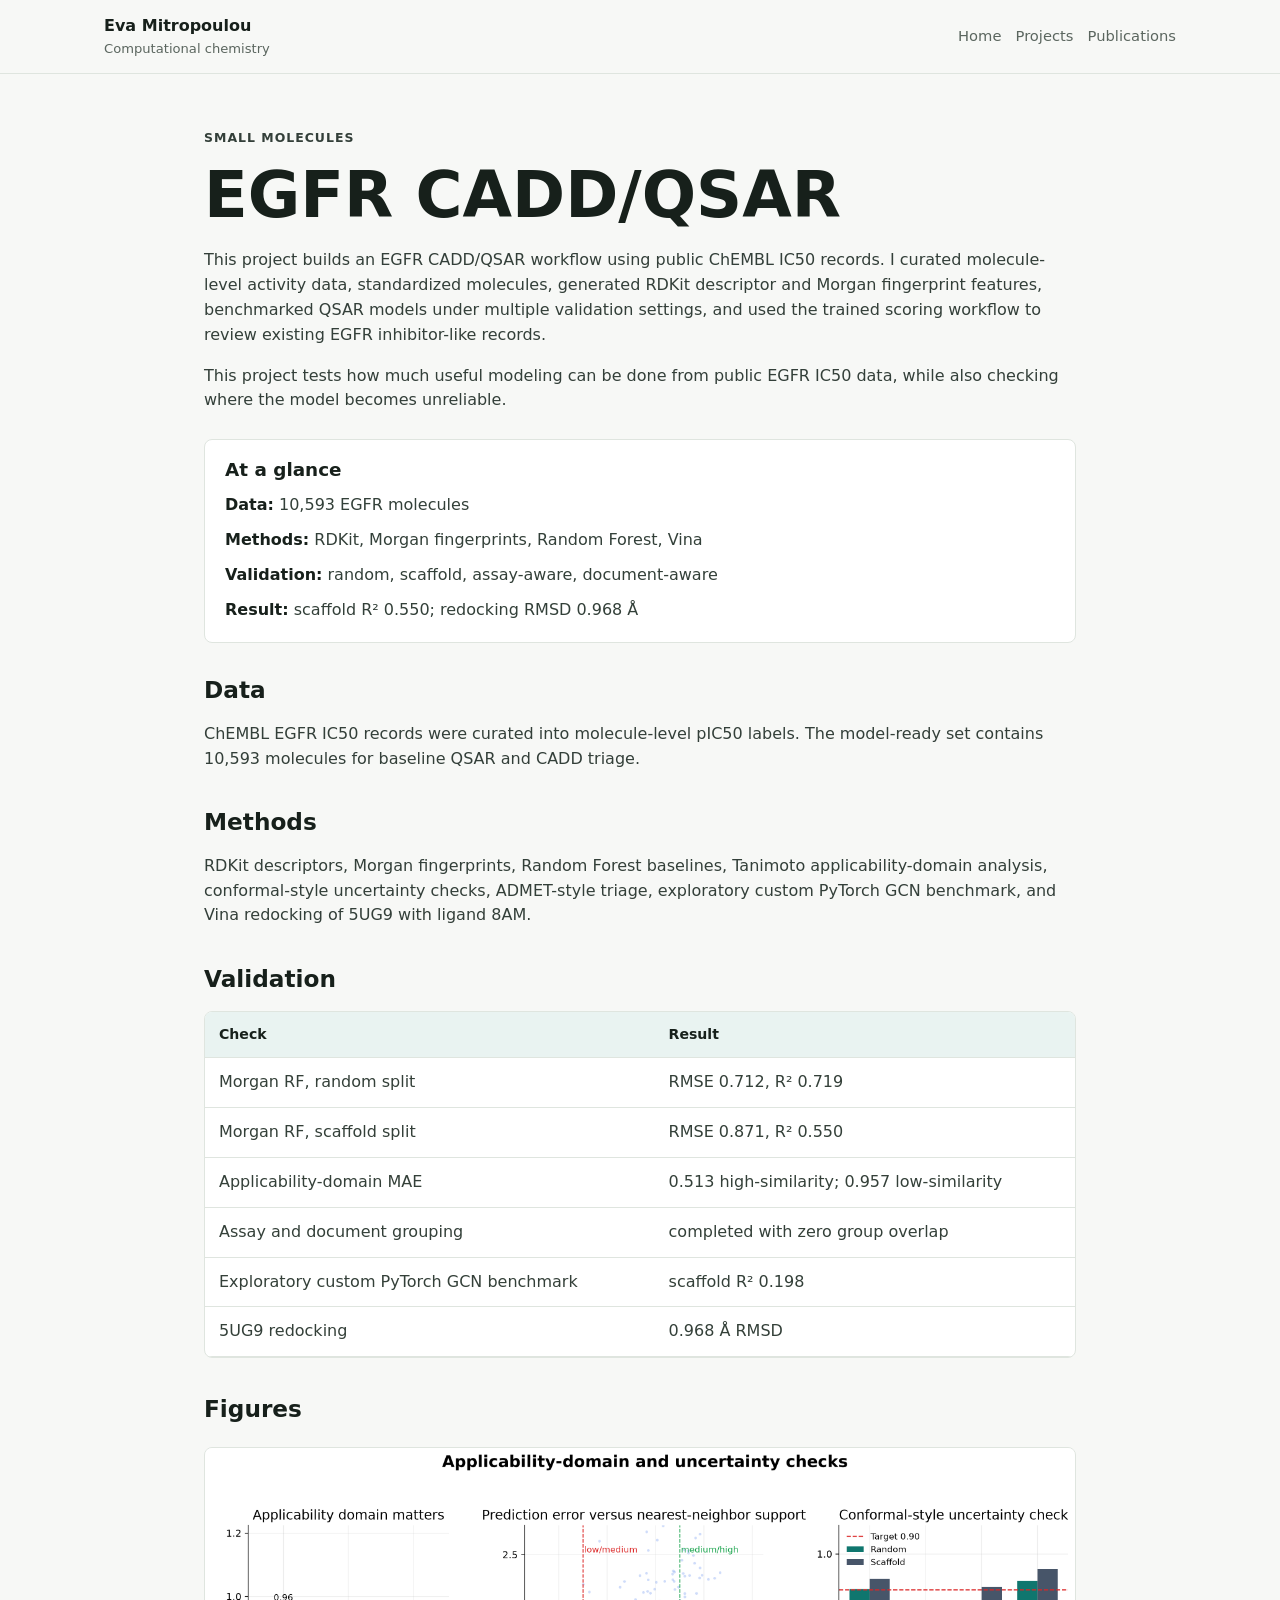
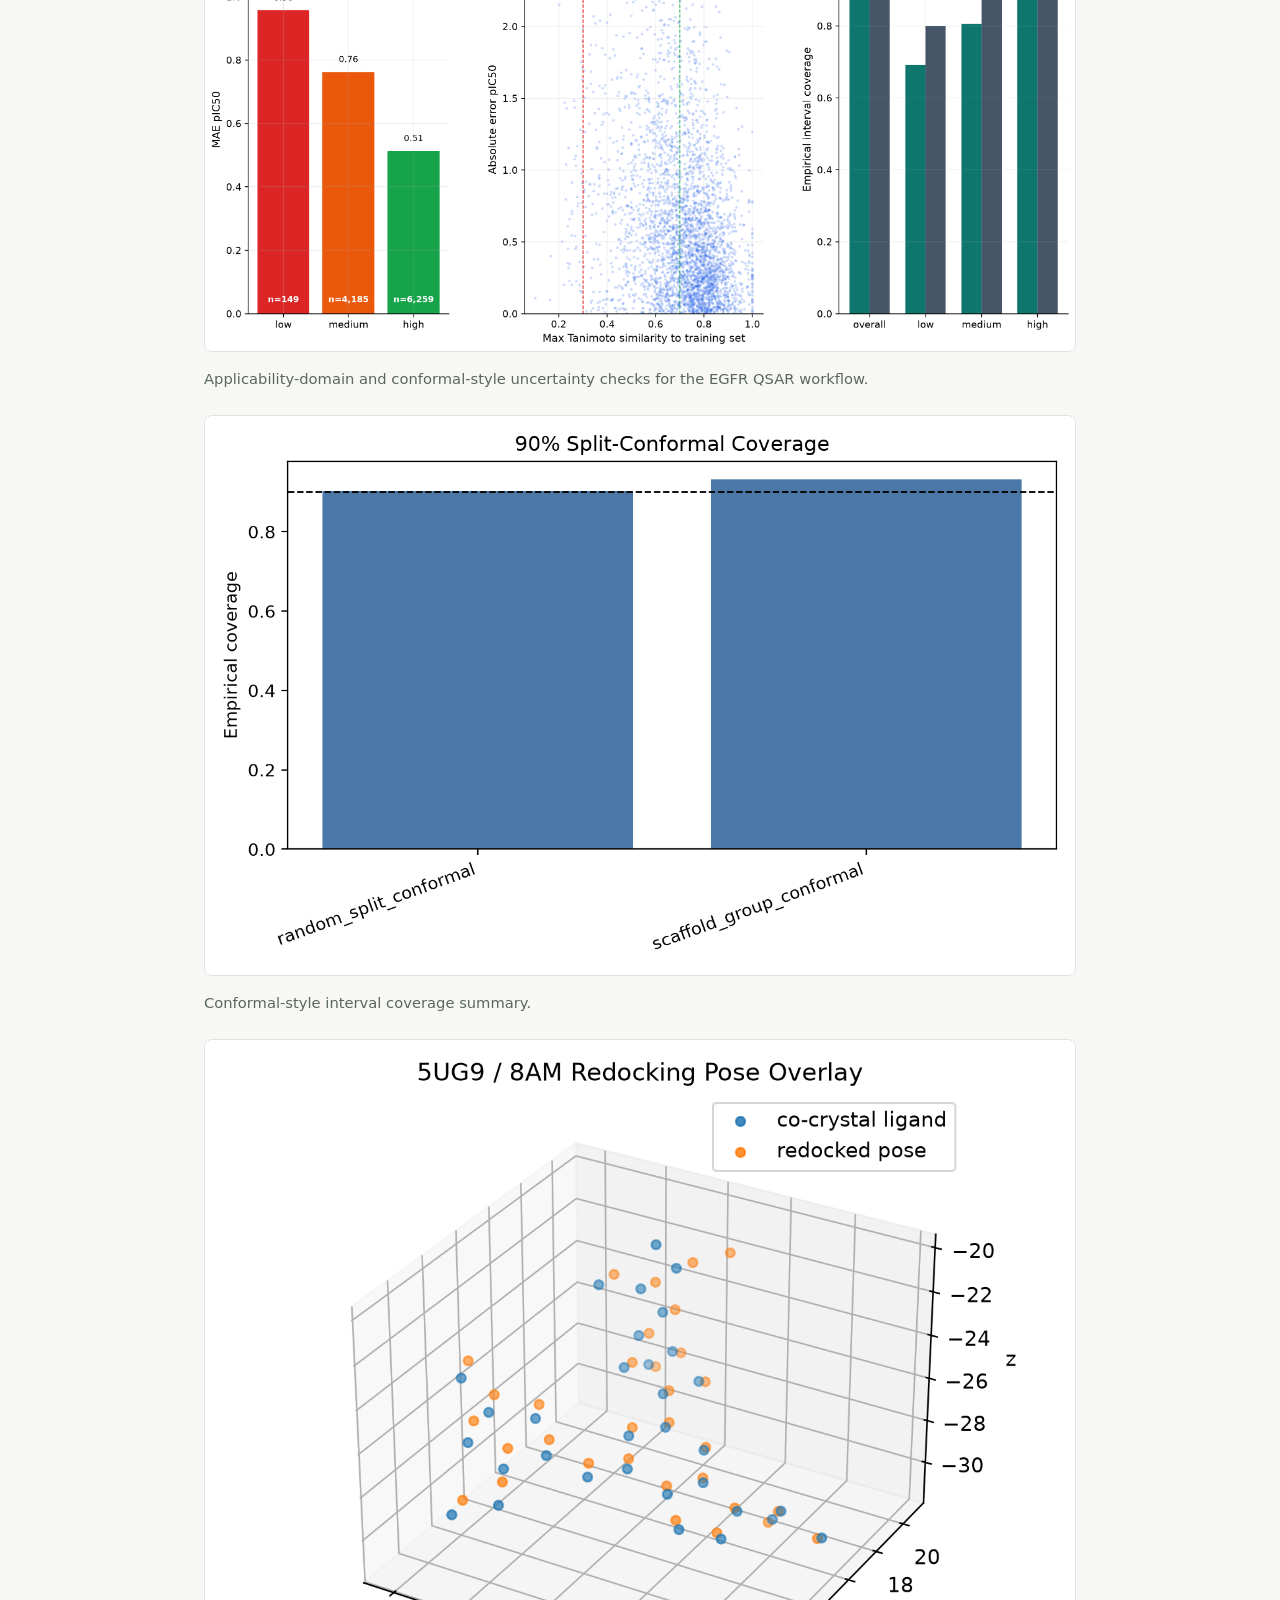
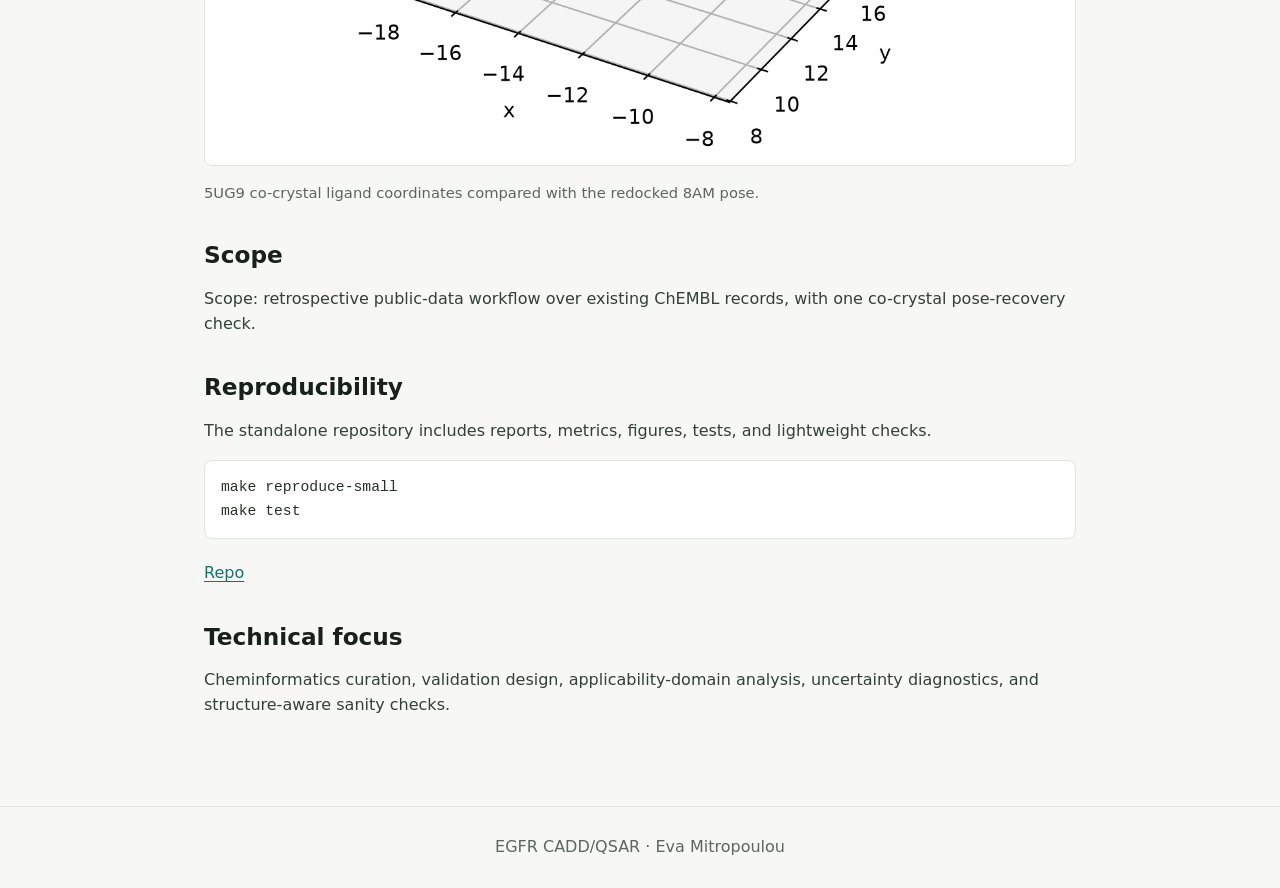
<file: projects/egfr-qsar-cadd.html>
<!doctype html>
<html lang="en">
  <head>
    <meta charset="utf-8">
    <meta name="viewport" content="width=device-width, initial-scale=1">
    <title>EGFR CADD/QSAR | Eva Mitropoulou</title>
    <link rel="icon" href="../assets/figures/favicon.svg" type="image/svg+xml">
    <link rel="alternate icon" href="../favicon.ico">
    <link rel="stylesheet" href="../assets/css/styles.css">
  </head>
  <body>
    <header class="site-header">
      <nav class="nav" aria-label="Primary navigation">
        <a class="brand" href="../index.html"><strong>Eva Mitropoulou</strong><span>Computational chemistry</span></a>
        <div class="nav-links">
          <a href="../index.html#home">Home</a>
          <a href="../index.html#main-work">Projects</a>
          <a href="../index.html#publications">Publications</a>
        </div>
      </nav>
    </header>
    <main class="project-detail">
      <p class="eyebrow">Small molecules</p>
      <h1>EGFR CADD/QSAR</h1>
      <p class="lead">This project builds an EGFR CADD/QSAR workflow using public ChEMBL IC50 records. I curated molecule-level activity data, standardized molecules, generated RDKit descriptor and Morgan fingerprint features, benchmarked QSAR models under multiple validation settings, and used the trained scoring workflow to review existing EGFR inhibitor-like records.</p>
      <p>This project tests how much useful modeling can be done from public EGFR IC50 data, while also checking where the model becomes unreliable.</p>

      <section class="at-a-glance" aria-labelledby="egfr-glance">
        <h2 id="egfr-glance">At a glance</h2>
        <div class="glance-item"><strong>Data:</strong> 10,593 EGFR molecules</div>
        <div class="glance-item"><strong>Methods:</strong> RDKit, Morgan fingerprints, Random Forest, Vina</div>
        <div class="glance-item"><strong>Validation:</strong> random, scaffold, assay-aware, document-aware</div>
        <div class="glance-item"><strong>Result:</strong> scaffold R² 0.550; redocking RMSD 0.968 Å</div>
      </section>

      <h2>Data</h2>
      <p>ChEMBL EGFR IC50 records were curated into molecule-level pIC50 labels. The model-ready set contains 10,593 molecules for baseline QSAR and CADD triage.</p>

      <h2>Methods</h2>
      <p>RDKit descriptors, Morgan fingerprints, Random Forest baselines, Tanimoto applicability-domain analysis, conformal-style uncertainty checks, ADMET-style triage, exploratory custom PyTorch GCN benchmark, and Vina redocking of 5UG9 with ligand 8AM.</p>

      <h2>Validation</h2>
      <div class="table-wrap">
        <table>
          <thead><tr><th>Check</th><th>Result</th></tr></thead>
          <tbody>
            <tr><td>Morgan RF, random split</td><td>RMSE 0.712, R² 0.719</td></tr>
            <tr><td>Morgan RF, scaffold split</td><td>RMSE 0.871, R² 0.550</td></tr>
            <tr><td>Applicability-domain MAE</td><td>0.513 high-similarity; 0.957 low-similarity</td></tr>
            <tr><td>Assay and document grouping</td><td>completed with zero group overlap</td></tr>
            <tr><td>Exploratory custom PyTorch GCN benchmark</td><td>scaffold R² 0.198</td></tr>
            <tr><td>5UG9 redocking</td><td>0.968 Å RMSD</td></tr>
          </tbody>
        </table>
      </div>

      <h2>Figures</h2>
      <figure>
        <img src="../assets/figures/egfr_applicability_uncertainty.png" alt="EGFR applicability-domain and uncertainty checks">
        <figcaption>Applicability-domain and conformal-style uncertainty checks for the EGFR QSAR workflow.</figcaption>
      </figure>
      <figure>
        <img src="../assets/figures/egfr_conformal_coverage.png" alt="EGFR conformal coverage">
        <figcaption>Conformal-style interval coverage summary.</figcaption>
      </figure>
      <figure>
        <img src="../assets/figures/egfr_redocking_overlay.png" alt="EGFR 5UG9 8AM redocking overlay">
        <figcaption>5UG9 co-crystal ligand coordinates compared with the redocked 8AM pose.</figcaption>
      </figure>

      <h2>Scope</h2>
      <p>Scope: retrospective public-data workflow over existing ChEMBL records, with one co-crystal pose-recovery check.</p>

      <h2>Reproducibility</h2>
      <p>The standalone repository includes reports, metrics, figures, tests, and lightweight checks.</p>
      <pre><code>make reproduce-small
make test</code></pre>
      <div class="link-row">
        <a href="https://github.com/eva-mitropoulou/egfr-cadd-qsar-admet">Repo</a>
      </div>

      <h2>Technical focus</h2>
      <p>Cheminformatics curation, validation design, applicability-domain analysis, uncertainty diagnostics, and structure-aware sanity checks.</p>
    </main>
    <footer class="footer">EGFR CADD/QSAR · Eva Mitropoulou</footer>
  </body>
</html>
</file>
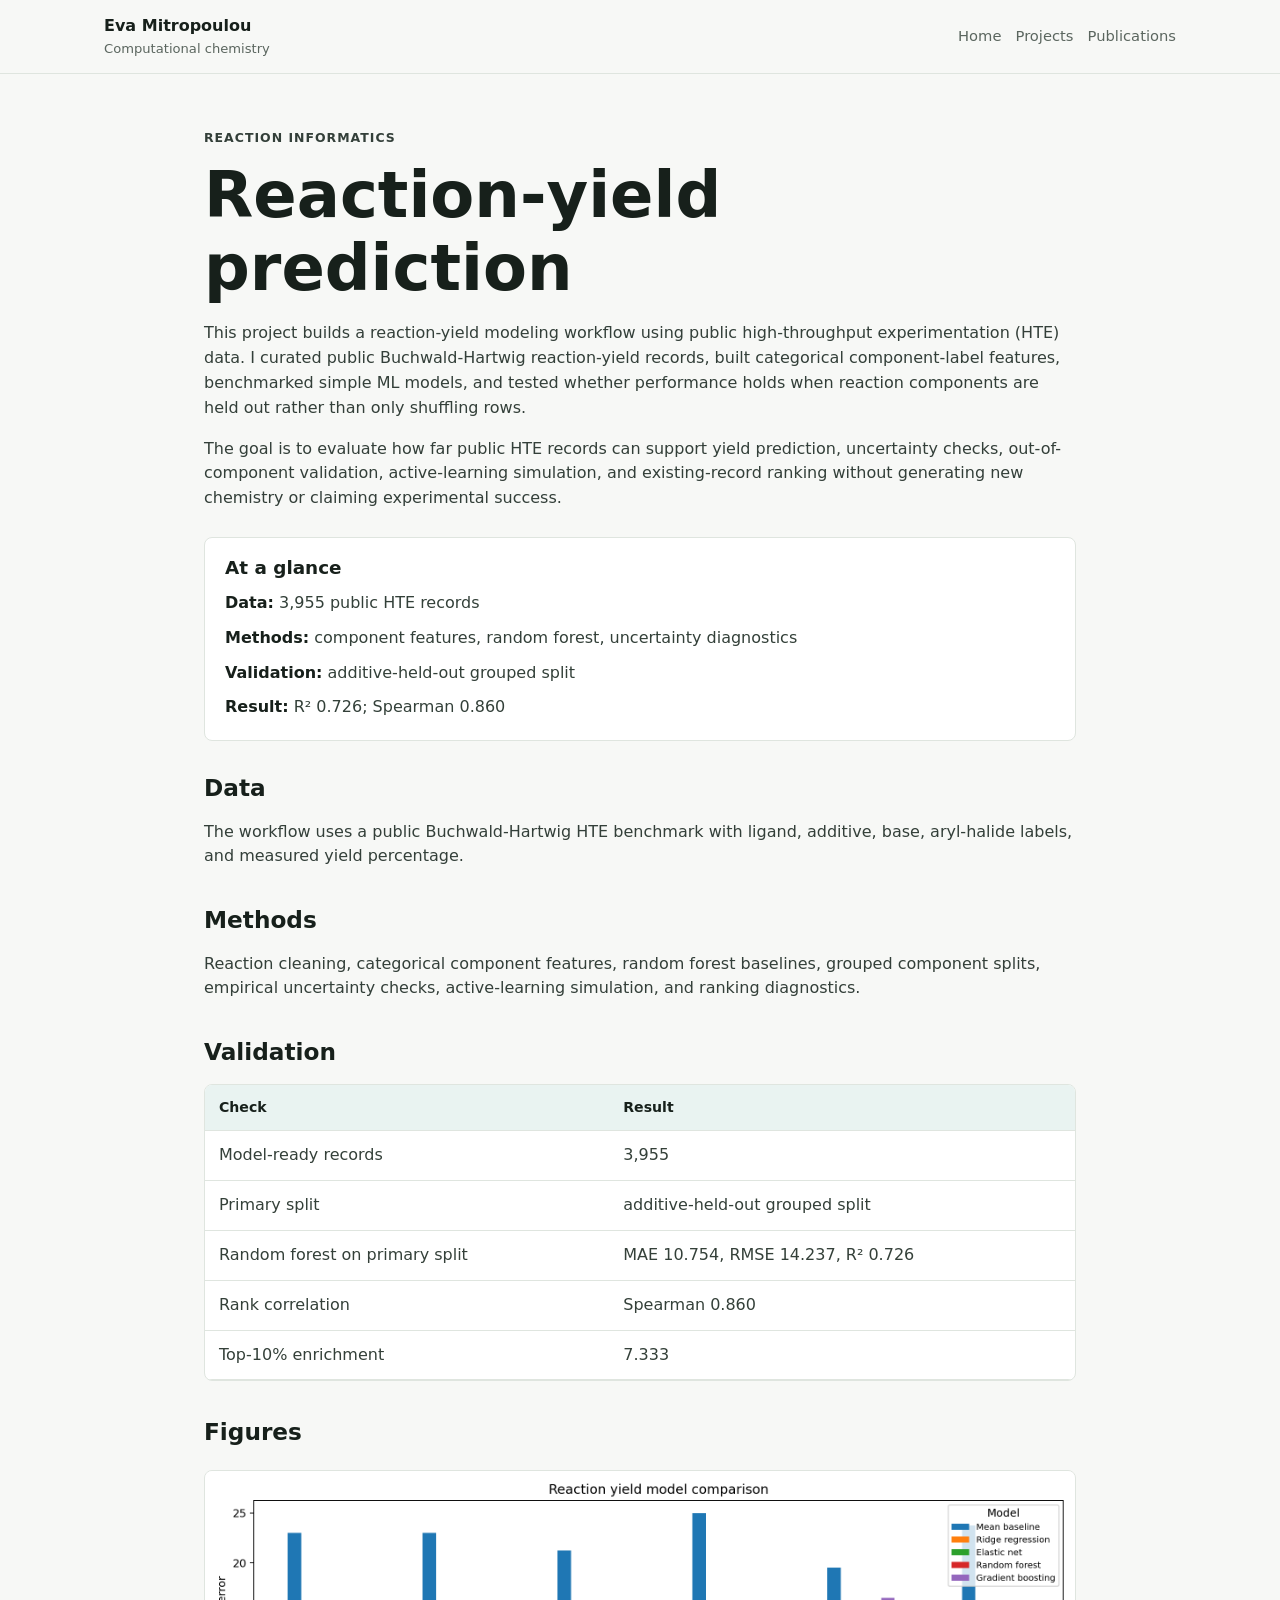
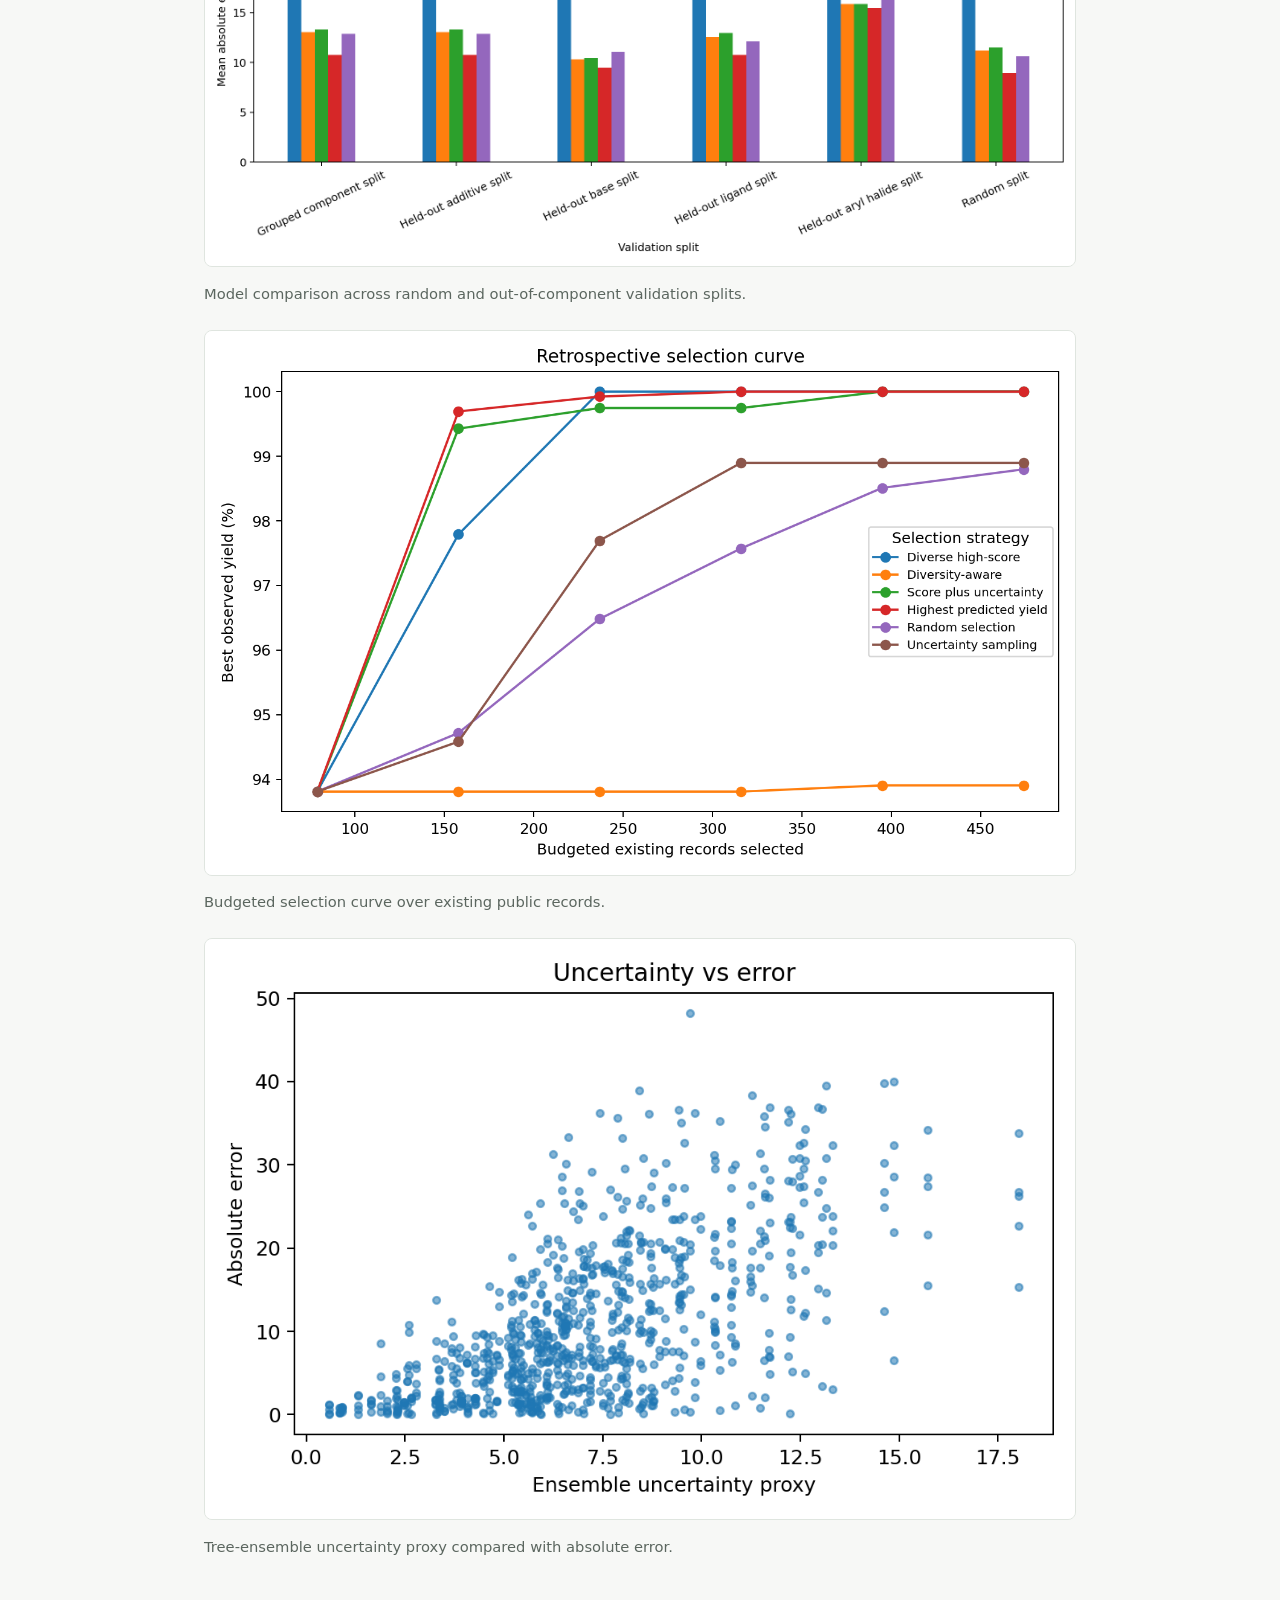
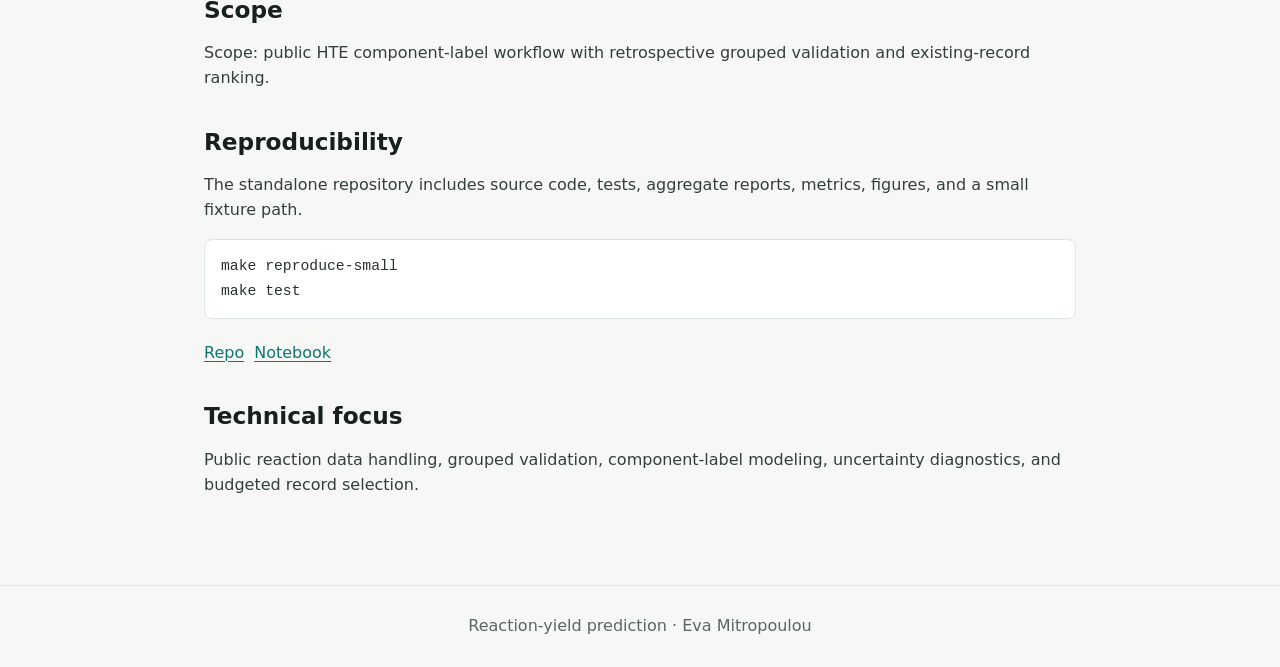
<file: projects/reaction-yield-ml.html>
<!doctype html>
<html lang="en">
  <head>
    <meta charset="utf-8">
    <meta name="viewport" content="width=device-width, initial-scale=1">
    <title>Reaction Yield Prediction | Eva Mitropoulou</title>
    <link rel="icon" href="../assets/figures/favicon.svg" type="image/svg+xml">
    <link rel="alternate icon" href="../favicon.ico">
    <link rel="stylesheet" href="../assets/css/styles.css">
  </head>
  <body>
    <header class="site-header">
      <nav class="nav" aria-label="Primary navigation">
        <a class="brand" href="../index.html"><strong>Eva Mitropoulou</strong><span>Computational chemistry</span></a>
        <div class="nav-links">
          <a href="../index.html#home">Home</a>
          <a href="../index.html#main-work">Projects</a>
          <a href="../index.html#publications">Publications</a>
        </div>
      </nav>
    </header>
    <main class="project-detail">
      <p class="eyebrow">Reaction informatics</p>
      <h1>Reaction-yield prediction</h1>
      <p class="lead">This project builds a reaction-yield modeling workflow using public high-throughput experimentation (HTE) data. I curated public Buchwald-Hartwig reaction-yield records, built categorical component-label features, benchmarked simple ML models, and tested whether performance holds when reaction components are held out rather than only shuffling rows.</p>
      <p>The goal is to evaluate how far public HTE records can support yield prediction, uncertainty checks, out-of-component validation, active-learning simulation, and existing-record ranking without generating new chemistry or claiming experimental success.</p>

      <section class="at-a-glance" aria-labelledby="reaction-glance">
        <h2 id="reaction-glance">At a glance</h2>
        <div class="glance-item"><strong>Data:</strong> 3,955 public HTE records</div>
        <div class="glance-item"><strong>Methods:</strong> component features, random forest, uncertainty diagnostics</div>
        <div class="glance-item"><strong>Validation:</strong> additive-held-out grouped split</div>
        <div class="glance-item"><strong>Result:</strong> R² 0.726; Spearman 0.860</div>
      </section>

      <h2>Data</h2>
      <p>The workflow uses a public Buchwald-Hartwig HTE benchmark with ligand, additive, base, aryl-halide labels, and measured yield percentage.</p>

      <h2>Methods</h2>
      <p>Reaction cleaning, categorical component features, random forest baselines, grouped component splits, empirical uncertainty checks, active-learning simulation, and ranking diagnostics.</p>

      <h2>Validation</h2>
      <div class="table-wrap">
        <table>
          <thead><tr><th>Check</th><th>Result</th></tr></thead>
          <tbody>
            <tr><td>Model-ready records</td><td>3,955</td></tr>
            <tr><td>Primary split</td><td>additive-held-out grouped split</td></tr>
            <tr><td>Random forest on primary split</td><td>MAE 10.754, RMSE 14.237, R² 0.726</td></tr>
            <tr><td>Rank correlation</td><td>Spearman 0.860</td></tr>
            <tr><td>Top-10% enrichment</td><td>7.333</td></tr>
          </tbody>
        </table>
      </div>

      <h2>Figures</h2>
      <figure>
        <img src="../assets/figures/reaction_yield_model_comparison.png" alt="Reaction-yield model comparison by split">
        <figcaption>Model comparison across random and out-of-component validation splits.</figcaption>
      </figure>
      <figure>
        <img src="../assets/figures/reaction_yield_active_learning_budget_curve.png" alt="Retrospective active-learning budget curve">
        <figcaption>Budgeted selection curve over existing public records.</figcaption>
      </figure>
      <figure>
        <img src="../assets/figures/reaction_yield_uncertainty_vs_error.png" alt="Uncertainty proxy versus absolute error">
        <figcaption>Tree-ensemble uncertainty proxy compared with absolute error.</figcaption>
      </figure>

      <h2>Scope</h2>
      <p>Scope: public HTE component-label workflow with retrospective grouped validation and existing-record ranking.</p>

      <h2>Reproducibility</h2>
      <p>The standalone repository includes source code, tests, aggregate reports, metrics, figures, and a small fixture path.</p>
      <pre><code>make reproduce-small
make test</code></pre>
      <div class="link-row">
        <a href="https://github.com/eva-mitropoulou/reaction-yield-prediction">Repo</a>
        <a href="https://github.com/eva-mitropoulou/portfolio/blob/master/projects/reaction-yield-ml/notebooks/04_reaction_yield_ml_walkthrough.ipynb">Notebook</a>
      </div>

      <h2>Technical focus</h2>
      <p>Public reaction data handling, grouped validation, component-label modeling, uncertainty diagnostics, and budgeted record selection.</p>
    </main>
    <footer class="footer">Reaction-yield prediction · Eva Mitropoulou</footer>
  </body>
</html>
</file>
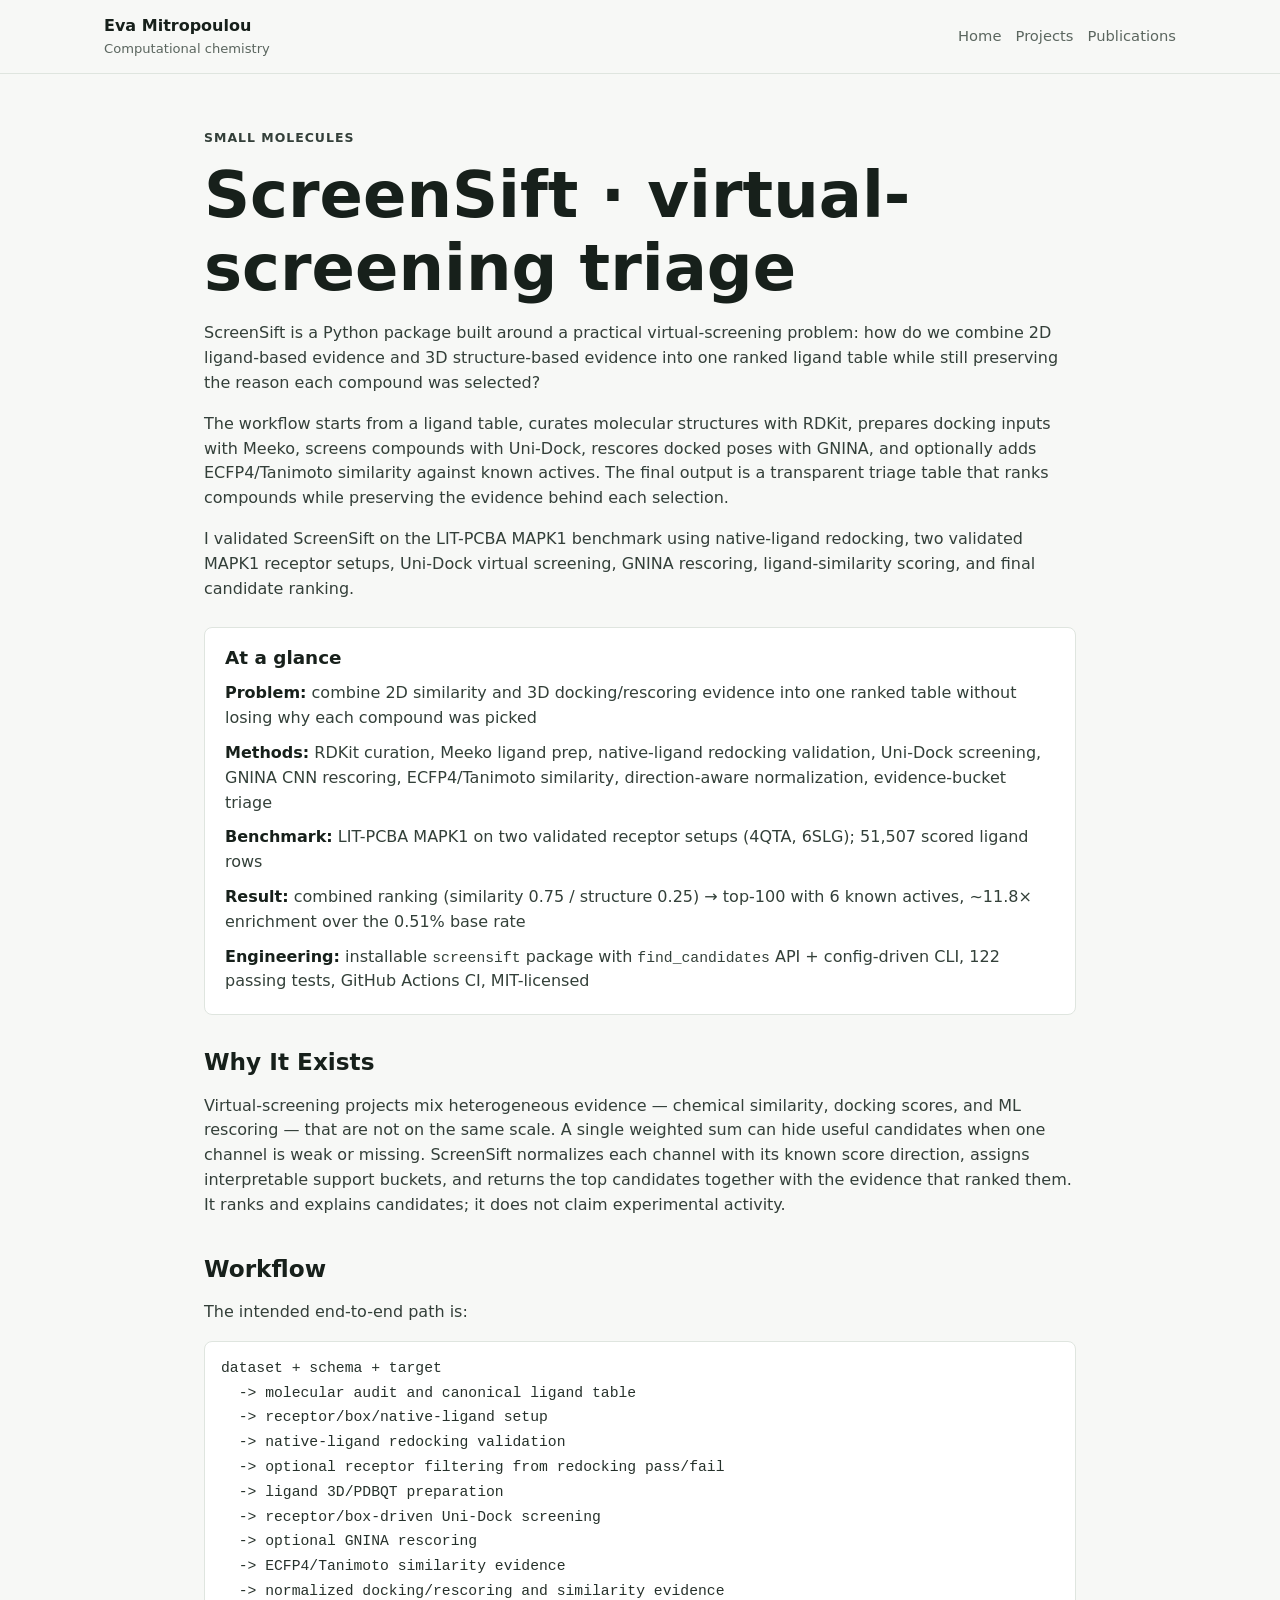
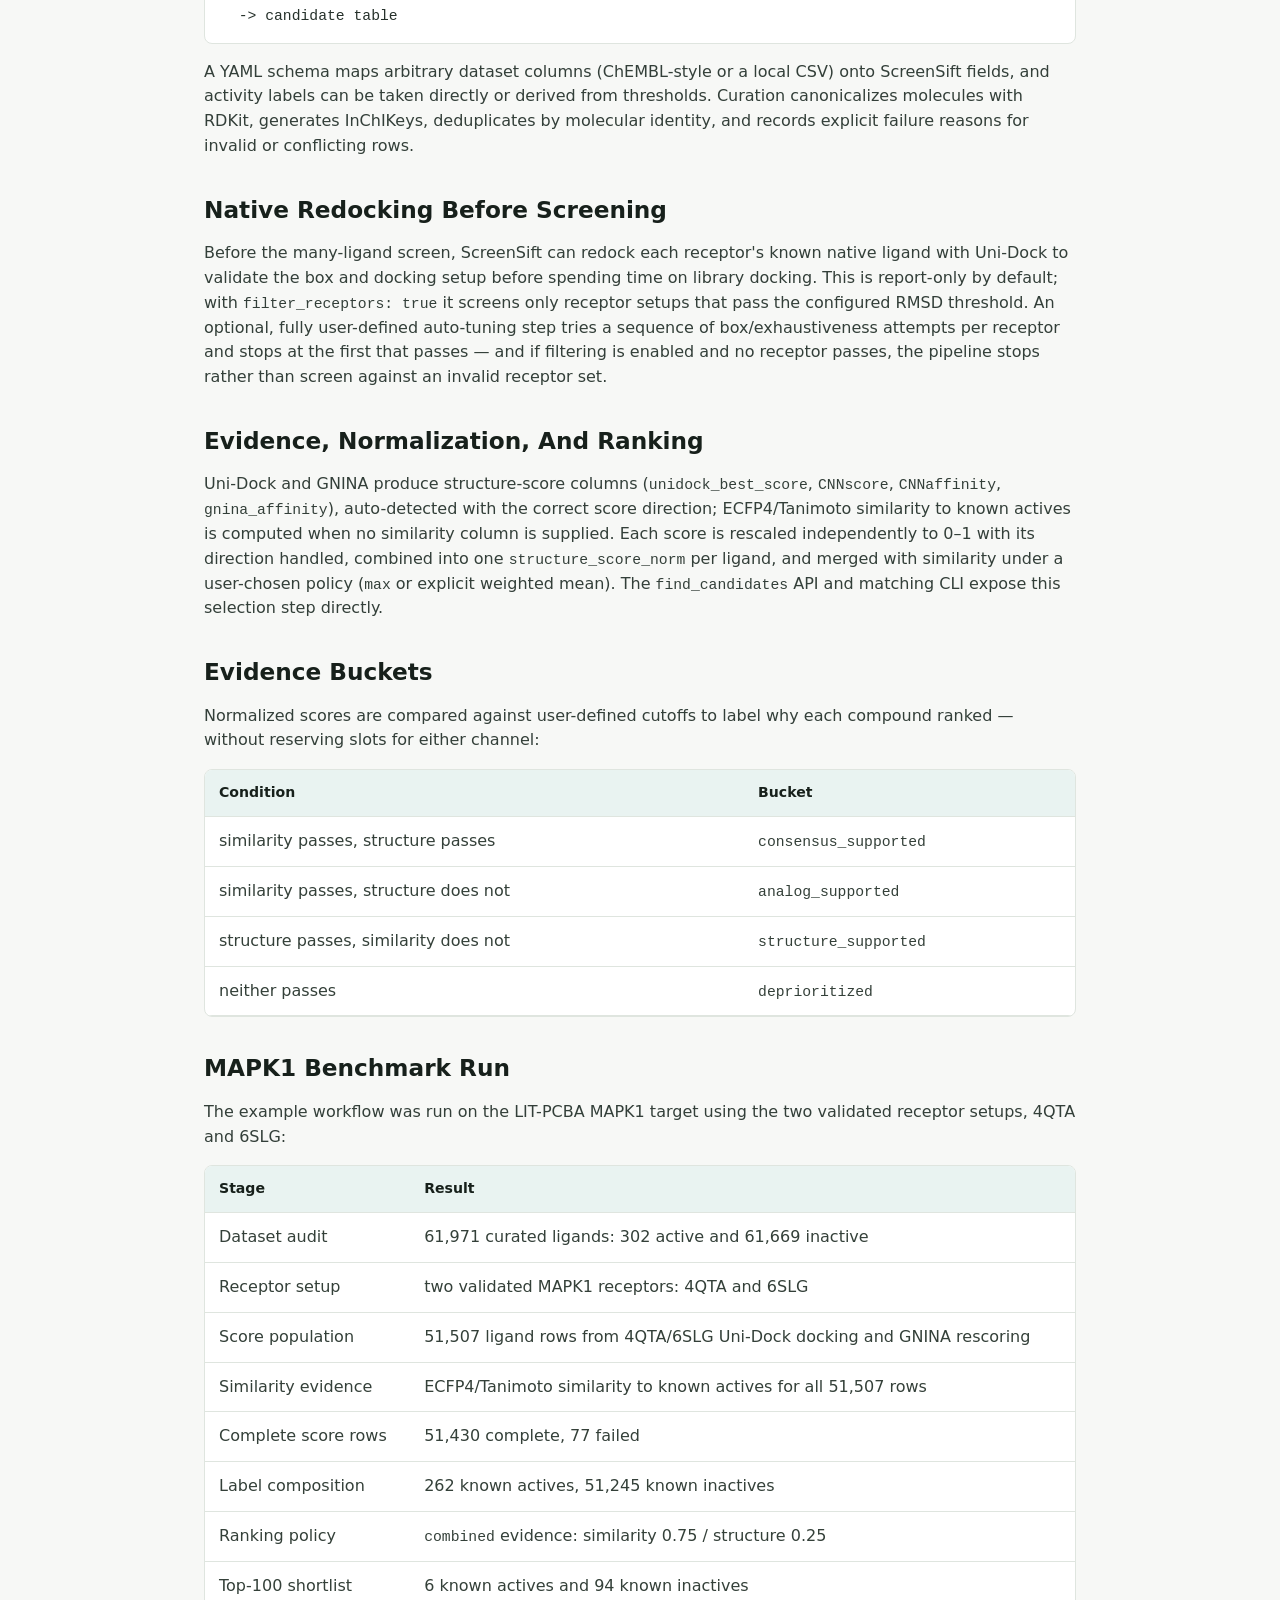
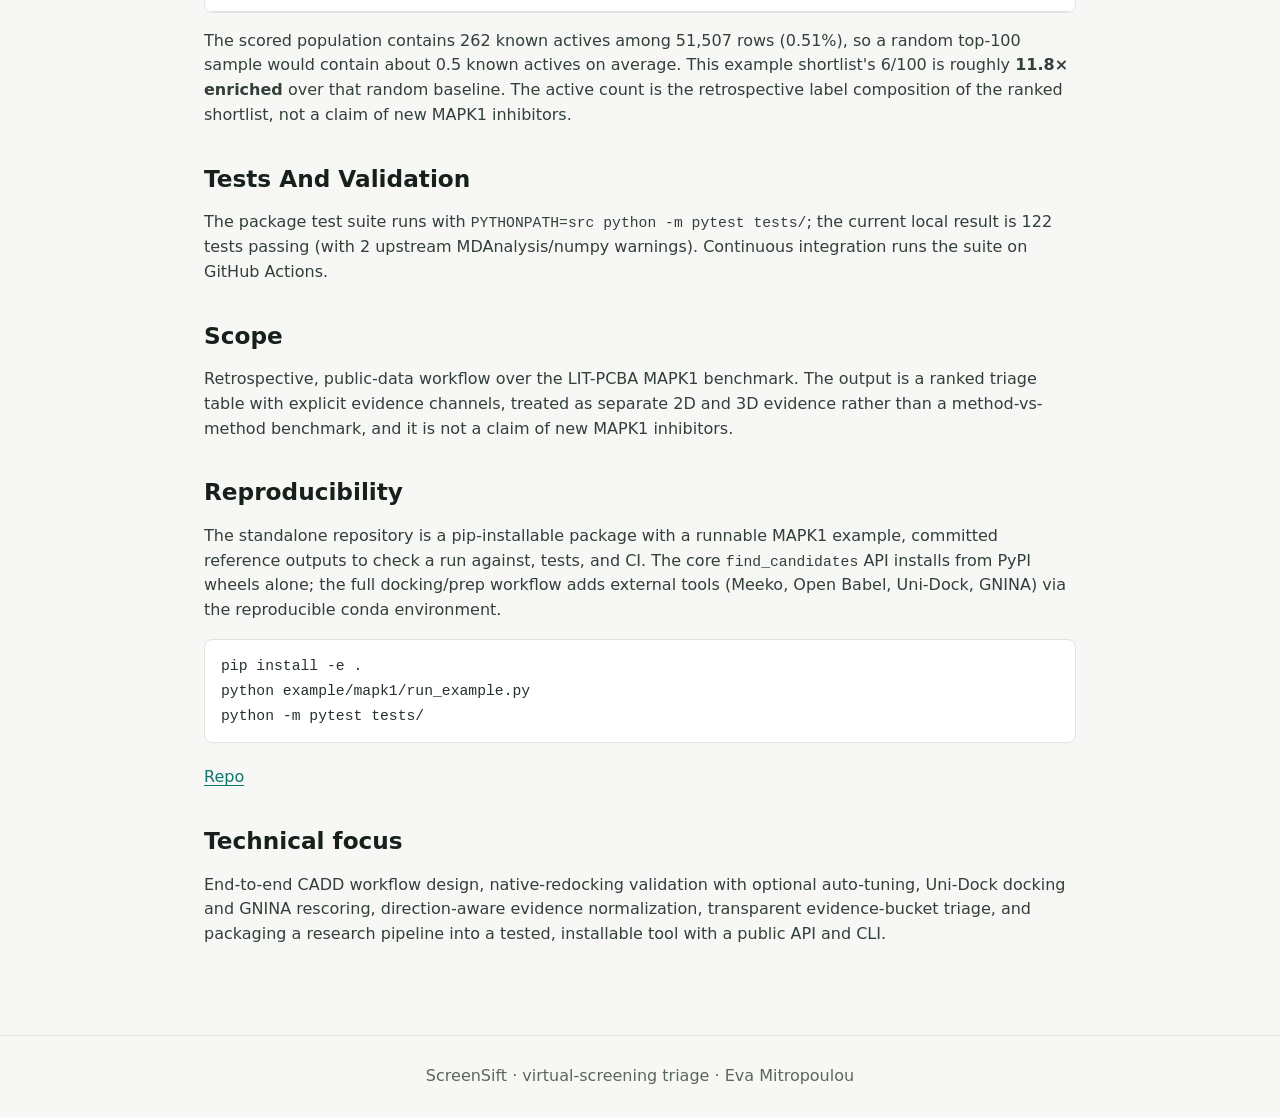
<file: projects/screensift-virtual-screening.html>
<!doctype html>
<html lang="en">
  <head>
    <meta charset="utf-8">
    <meta name="viewport" content="width=device-width, initial-scale=1">
    <title>ScreenSift · virtual-screening triage | Eva Mitropoulou</title>
    <link rel="icon" href="../assets/figures/favicon.svg" type="image/svg+xml">
    <link rel="alternate icon" href="../favicon.ico">
    <link rel="stylesheet" href="../assets/css/styles.css">
  </head>
  <body>
    <header class="site-header">
      <nav class="nav" aria-label="Primary navigation">
        <a class="brand" href="../index.html"><strong>Eva Mitropoulou</strong><span>Computational chemistry</span></a>
        <div class="nav-links">
          <a href="../index.html#home">Home</a>
          <a href="../index.html#main-work">Projects</a>
          <a href="../index.html#publications">Publications</a>
        </div>
      </nav>
    </header>
    <main class="project-detail">
      <p class="eyebrow">Small molecules</p>
      <h1>ScreenSift · virtual-screening triage</h1>
      <p class="lead">ScreenSift is a Python package built around a practical virtual-screening problem: how do we combine 2D ligand-based evidence and 3D structure-based evidence into one ranked ligand table while still preserving the reason each compound was selected?</p>
      <p>The workflow starts from a ligand table, curates molecular structures with RDKit, prepares docking inputs with Meeko, screens compounds with Uni-Dock, rescores docked poses with GNINA, and optionally adds ECFP4/Tanimoto similarity against known actives. The final output is a transparent triage table that ranks compounds while preserving the evidence behind each selection.</p>
      <p>I validated ScreenSift on the LIT-PCBA MAPK1 benchmark using native-ligand redocking, two validated MAPK1 receptor setups, Uni-Dock virtual screening, GNINA rescoring, ligand-similarity scoring, and final candidate ranking.</p>

      <section class="at-a-glance" aria-labelledby="ss-glance">
        <h2 id="ss-glance">At a glance</h2>
        <div class="glance-item"><strong>Problem:</strong> combine 2D similarity and 3D docking/rescoring evidence into one ranked table without losing why each compound was picked</div>
        <div class="glance-item"><strong>Methods:</strong> RDKit curation, Meeko ligand prep, native-ligand redocking validation, Uni-Dock screening, GNINA CNN rescoring, ECFP4/Tanimoto similarity, direction-aware normalization, evidence-bucket triage</div>
        <div class="glance-item"><strong>Benchmark:</strong> LIT-PCBA MAPK1 on two validated receptor setups (4QTA, 6SLG); 51,507 scored ligand rows</div>
        <div class="glance-item"><strong>Result:</strong> combined ranking (similarity 0.75 / structure 0.25) → top-100 with 6 known actives, ~11.8× enrichment over the 0.51% base rate</div>
        <div class="glance-item"><strong>Engineering:</strong> installable <code>screensift</code> package with <code>find_candidates</code> API + config-driven CLI, 122 passing tests, GitHub Actions CI, MIT-licensed</div>
      </section>

      <h2>Why It Exists</h2>
      <p>Virtual-screening projects mix heterogeneous evidence — chemical similarity, docking scores, and ML rescoring — that are not on the same scale. A single weighted sum can hide useful candidates when one channel is weak or missing. ScreenSift normalizes each channel with its known score direction, assigns interpretable support buckets, and returns the top candidates together with the evidence that ranked them. It ranks and explains candidates; it does not claim experimental activity.</p>

      <h2>Workflow</h2>
      <p>The intended end-to-end path is:</p>
      <pre><code>dataset + schema + target
  -&gt; molecular audit and canonical ligand table
  -&gt; receptor/box/native-ligand setup
  -&gt; native-ligand redocking validation
  -&gt; optional receptor filtering from redocking pass/fail
  -&gt; ligand 3D/PDBQT preparation
  -&gt; receptor/box-driven Uni-Dock screening
  -&gt; optional GNINA rescoring
  -&gt; ECFP4/Tanimoto similarity evidence
  -&gt; normalized docking/rescoring and similarity evidence
  -&gt; candidate table</code></pre>
      <p>A YAML schema maps arbitrary dataset columns (ChEMBL-style or a local CSV) onto ScreenSift fields, and activity labels can be taken directly or derived from thresholds. Curation canonicalizes molecules with RDKit, generates InChIKeys, deduplicates by molecular identity, and records explicit failure reasons for invalid or conflicting rows.</p>

      <h2>Native Redocking Before Screening</h2>
      <p>Before the many-ligand screen, ScreenSift can redock each receptor's known native ligand with Uni-Dock to validate the box and docking setup before spending time on library docking. This is report-only by default; with <code>filter_receptors: true</code> it screens only receptor setups that pass the configured RMSD threshold. An optional, fully user-defined auto-tuning step tries a sequence of box/exhaustiveness attempts per receptor and stops at the first that passes — and if filtering is enabled and no receptor passes, the pipeline stops rather than screen against an invalid receptor set.</p>

      <h2>Evidence, Normalization, And Ranking</h2>
      <p>Uni-Dock and GNINA produce structure-score columns (<code>unidock_best_score</code>, <code>CNNscore</code>, <code>CNNaffinity</code>, <code>gnina_affinity</code>), auto-detected with the correct score direction; ECFP4/Tanimoto similarity to known actives is computed when no similarity column is supplied. Each score is rescaled independently to 0–1 with its direction handled, combined into one <code>structure_score_norm</code> per ligand, and merged with similarity under a user-chosen policy (<code>max</code> or explicit weighted mean). The <code>find_candidates</code> API and matching CLI expose this selection step directly.</p>

      <h2>Evidence Buckets</h2>
      <p>Normalized scores are compared against user-defined cutoffs to label why each compound ranked — without reserving slots for either channel:</p>
      <div class="table-wrap">
        <table>
          <thead><tr><th>Condition</th><th>Bucket</th></tr></thead>
          <tbody>
            <tr><td>similarity passes, structure passes</td><td><code>consensus_supported</code></td></tr>
            <tr><td>similarity passes, structure does not</td><td><code>analog_supported</code></td></tr>
            <tr><td>structure passes, similarity does not</td><td><code>structure_supported</code></td></tr>
            <tr><td>neither passes</td><td><code>deprioritized</code></td></tr>
          </tbody>
        </table>
      </div>

      <h2>MAPK1 Benchmark Run</h2>
      <p>The example workflow was run on the LIT-PCBA MAPK1 target using the two validated receptor setups, 4QTA and 6SLG:</p>
      <div class="table-wrap">
        <table>
          <thead><tr><th>Stage</th><th>Result</th></tr></thead>
          <tbody>
            <tr><td>Dataset audit</td><td>61,971 curated ligands: 302 active and 61,669 inactive</td></tr>
            <tr><td>Receptor setup</td><td>two validated MAPK1 receptors: 4QTA and 6SLG</td></tr>
            <tr><td>Score population</td><td>51,507 ligand rows from 4QTA/6SLG Uni-Dock docking and GNINA rescoring</td></tr>
            <tr><td>Similarity evidence</td><td>ECFP4/Tanimoto similarity to known actives for all 51,507 rows</td></tr>
            <tr><td>Complete score rows</td><td>51,430 complete, 77 failed</td></tr>
            <tr><td>Label composition</td><td>262 known actives, 51,245 known inactives</td></tr>
            <tr><td>Ranking policy</td><td><code>combined</code> evidence: similarity 0.75 / structure 0.25</td></tr>
            <tr><td>Top-100 shortlist</td><td>6 known actives and 94 known inactives</td></tr>
          </tbody>
        </table>
      </div>
      <p>The scored population contains 262 known actives among 51,507 rows (0.51%), so a random top-100 sample would contain about 0.5 known actives on average. This example shortlist's 6/100 is roughly <strong>11.8× enriched</strong> over that random baseline. The active count is the retrospective label composition of the ranked shortlist, not a claim of new MAPK1 inhibitors.</p>

      <h2>Tests And Validation</h2>
      <p>The package test suite runs with <code>PYTHONPATH=src python -m pytest tests/</code>; the current local result is 122 tests passing (with 2 upstream MDAnalysis/numpy warnings). Continuous integration runs the suite on GitHub Actions.</p>

      <h2>Scope</h2>
      <p>Retrospective, public-data workflow over the LIT-PCBA MAPK1 benchmark. The output is a ranked triage table with explicit evidence channels, treated as separate 2D and 3D evidence rather than a method-vs-method benchmark, and it is not a claim of new MAPK1 inhibitors.</p>

      <h2>Reproducibility</h2>
      <p>The standalone repository is a pip-installable package with a runnable MAPK1 example, committed reference outputs to check a run against, tests, and CI. The core <code>find_candidates</code> API installs from PyPI wheels alone; the full docking/prep workflow adds external tools (Meeko, Open Babel, Uni-Dock, GNINA) via the reproducible conda environment.</p>
      <pre><code>pip install -e .
python example/mapk1/run_example.py
python -m pytest tests/</code></pre>
      <div class="link-row">
        <a href="https://github.com/eva-mitropoulou/screensift">Repo</a>
      </div>

      <h2>Technical focus</h2>
      <p>End-to-end CADD workflow design, native-redocking validation with optional auto-tuning, Uni-Dock docking and GNINA rescoring, direction-aware evidence normalization, transparent evidence-bucket triage, and packaging a research pipeline into a tested, installable tool with a public API and CLI.</p>
    </main>
    <footer class="footer">ScreenSift · virtual-screening triage · Eva Mitropoulou</footer>
  </body>
</html>
</file>
<file: assets/css/styles.css>
:root {
  --bg: #f7f8f6;
  --panel: #ffffff;
  --ink: #17201b;
  --muted: #5b665f;
  --line: #dfe5df;
  --accent: #0f766e;
  --accent-2: #9a5b13;
  --accent-3: #315c8c;
  --soft: #e9f3f1;
  --soft-2: #f3eadf;
  --shadow: 0 10px 24px rgba(20, 31, 27, 0.05);
}

* {
  box-sizing: border-box;
}

html {
  scroll-behavior: smooth;
}

body {
  margin: 0;
  background: var(--bg);
  color: var(--ink);
  font-family: Inter, ui-sans-serif, system-ui, -apple-system, BlinkMacSystemFont, "Segoe UI", sans-serif;
  font-size: 16px;
  line-height: 1.55;
}

a {
  color: var(--accent);
  text-decoration-thickness: 1px;
  text-underline-offset: 3px;
}

a:hover {
  color: #0b5f59;
}

.site-header {
  position: sticky;
  top: 0;
  z-index: 10;
  border-bottom: 1px solid var(--line);
  background: rgba(247, 248, 246, 0.96);
  backdrop-filter: blur(12px);
}

.nav {
  display: flex;
  align-items: center;
  justify-content: space-between;
  max-width: 1120px;
  margin: 0 auto;
  padding: 14px 24px;
  gap: 20px;
}

.brand {
  display: flex;
  flex-direction: column;
  min-width: 210px;
  color: var(--ink);
  text-decoration: none;
}

.brand strong {
  font-size: 1rem;
  letter-spacing: 0;
}

.brand span {
  color: var(--muted);
  font-size: 0.82rem;
}

.nav-links {
  display: flex;
  flex-wrap: wrap;
  justify-content: flex-end;
  gap: 14px;
}

.nav-links a {
  position: relative;
  color: var(--muted);
  font-size: 0.92rem;
  text-decoration: none;
}

.nav-links a::after {
  position: absolute;
  right: 0;
  bottom: -5px;
  left: 0;
  height: 2px;
  background: var(--accent);
  content: "";
  opacity: 0;
  transform: scaleX(0);
  transform-origin: left;
  transition: opacity 160ms ease, transform 160ms ease;
}

.nav-links a[aria-current="page"],
.nav-links a[aria-current="location"],
.nav-links a:hover {
  color: var(--ink);
}

.nav-links a[aria-current="location"]::after,
.nav-links a:hover::after {
  opacity: 1;
  transform: scaleX(1);
}

main {
  max-width: 1120px;
  margin: 0 auto;
  padding: 54px 24px 72px;
}

.hero {
  max-width: 850px;
  padding: 36px 0 32px;
}

.landing-hero {
  display: grid;
  grid-template-columns: minmax(0, 1fr) minmax(180px, 280px);
  gap: clamp(28px, 6vw, 72px);
  align-items: center;
  padding: 54px 0 46px;
  scroll-margin-top: 92px;
}

.hero-copy {
  max-width: 830px;
}

.eyebrow {
  margin: 0 0 12px;
  color: var(--accent-2);
  font-size: 0.78rem;
  font-weight: 700;
  letter-spacing: 0.08em;
  text-transform: uppercase;
}

h1,
h2,
h3 {
  margin: 0;
  line-height: 1.14;
  letter-spacing: 0;
}

h1 {
  max-width: 900px;
  font-size: clamp(2.35rem, 5vw, 4.7rem);
}

h2 {
  margin-bottom: 18px;
  font-size: clamp(1.42rem, 2.4vw, 2.05rem);
}

h3 {
  font-size: 1.08rem;
}

.hero-copy > p:not(.eyebrow) {
  max-width: 760px;
  margin: 12px 0 0;
  color: #303b35;
  font-size: 1.12rem;
}

.hero-copy > p.lead {
  margin-top: 20px;
}

.hero p:not(.eyebrow) {
  max-width: 760px;
}

.hero-context {
  margin: 12px 0 0;
  color: var(--muted);
  font-size: 0.95rem;
}

.inline-links {
  display: flex;
  flex-wrap: wrap;
  align-items: baseline;
  gap: 10px 16px;
  margin-top: 20px;
}

.inline-links a {
  font-weight: 700;
}

.email-line {
  display: inline-flex;
  flex-wrap: wrap;
  align-items: baseline;
  gap: 0.45rem;
  margin: 0;
  padding-bottom: 2px;
  border-bottom: 1px solid rgba(34, 91, 76, 0.35);
  color: var(--ink);
  overflow-wrap: anywhere;
}

.email-label {
  color: var(--accent-2);
  font-size: 0.72rem;
  font-weight: 700;
  letter-spacing: 0.08em;
  text-transform: uppercase;
}

.email-address {
  color: #1d332d;
  font-weight: 700;
}

.hero-portrait {
  justify-self: end;
  width: min(260px, 100%);
  margin: 0;
}

.portrait-photo {
  display: block;
  width: 100%;
  aspect-ratio: 1;
  border: 1px solid var(--line);
  border-radius: 50%;
  background: var(--soft);
  object-fit: cover;
  object-position: center center;
  box-shadow: 0 0 0 6px #ffffff, var(--shadow);
}

.about-text {
  max-width: 850px;
}

.about-text p {
  color: var(--muted);
}

.cta-row,
.link-row {
  display: flex;
  flex-wrap: wrap;
  gap: 10px;
  margin-top: 22px;
}

.button {
  display: inline-flex;
  align-items: center;
  justify-content: center;
  min-height: 40px;
  padding: 9px 14px;
  border: 1px solid var(--ink);
  border-radius: 6px;
  background: var(--ink);
  color: white;
  font-weight: 700;
  text-decoration: none;
}

.button.secondary {
  border-color: var(--line);
  background: white;
  color: var(--ink);
}

.section {
  padding: 48px 0;
  border-top: 1px solid var(--line);
}

.section:first-child {
  border-top: 0;
}

.section-intro {
  max-width: 760px;
  margin: -6px 0 24px;
  color: var(--muted);
}

.landing-section {
  padding: 42px 0;
  scroll-margin-top: 92px;
}

.section-heading {
  display: flex;
  align-items: baseline;
  justify-content: space-between;
  gap: 20px;
  margin-bottom: 18px;
}

.section-heading h2 {
  margin-bottom: 0;
}

.interest-grid {
  display: grid;
  grid-template-columns: repeat(2, minmax(0, 1fr));
  gap: 20px;
}

.depth-grid {
  display: grid;
  grid-template-columns: repeat(4, minmax(0, 1fr));
  gap: 20px;
}

.interest-grid article,
.depth-grid article {
  border-top: 2px solid var(--line);
  padding-top: 16px;
}

.interest-grid p,
.depth-grid p {
  color: var(--muted);
  margin: 10px 0 0;
}

.feature-list {
  display: grid;
  gap: 26px;
}

.feature-item {
  display: grid;
  grid-template-columns: 260px minmax(0, 1fr);
  gap: 24px;
  align-items: start;
  padding: 0 0 26px;
  border-bottom: 1px solid var(--line);
}

.feature-item:last-child {
  border-bottom: 0;
  padding-bottom: 0;
}

.feature-item img {
  display: block;
  width: 100%;
  aspect-ratio: 16 / 10;
  object-fit: cover;
  border: 1px solid var(--line);
  border-radius: 8px;
  background: var(--soft);
}

.feature-item img.egfr-thumb,
.figure-thumb.egfr-thumb {
  object-fit: contain;
  background: white;
}

/* Clickable project thumbnails (link wraps the image without adding
   underline or baseline gaps). */
.thumb-link {
  display: block;
  line-height: 0;
  border-radius: 8px;
  outline-offset: 3px;
}

.card .thumb-link {
  border-radius: 0;
}

.thumb-link img {
  transition: opacity 0.15s ease;
}

.thumb-link:hover img,
.thumb-link:focus-visible img {
  opacity: 0.9;
}

.feature-item p {
  color: var(--muted);
}

.compact-metrics {
  color: #26312b;
  font-weight: 700;
}

.news-list {
  display: grid;
  gap: 0;
  max-width: 900px;
}

.news-list article {
  display: grid;
  grid-template-columns: 170px minmax(0, 1fr);
  gap: 24px;
  padding: 16px 0;
  border-top: 1px solid var(--line);
}

.news-list article:last-child {
  border-bottom: 1px solid var(--line);
}

.news-list span {
  color: var(--accent-3);
  font-weight: 800;
}

.news-list p {
  margin: 0;
  color: var(--muted);
}

.grid {
  display: grid;
  gap: 18px;
}

.grid.three {
  grid-template-columns: repeat(3, minmax(0, 1fr));
}

.grid.four {
  grid-template-columns: repeat(4, minmax(0, 1fr));
}

.grid.two {
  grid-template-columns: repeat(2, minmax(0, 1fr));
}

.card,
.work-card,
.result-card,
.skill-group,
.at-a-glance {
  border: 1px solid var(--line);
  border-radius: 8px;
  background: var(--panel);
  box-shadow: var(--shadow);
}

.card {
  overflow: hidden;
}

.card-body,
.work-card,
.result-card,
.skill-group,
.at-a-glance {
  padding: 20px;
}

.card p,
.work-card p,
.skill-group p {
  color: var(--muted);
}

.card p,
.card ul,
.card dl,
.work-card p,
.skill-group p {
  margin: 12px 0 0;
}

.work-card {
  display: flex;
  flex-direction: column;
  min-height: 100%;
}

.domain-label {
  display: inline-block;
  width: fit-content;
  margin: 0 0 12px;
  color: var(--accent-3);
  font-size: 0.78rem;
  font-weight: 700;
  letter-spacing: 0.06em;
  text-transform: uppercase;
}

.metric-row {
  display: flex;
  flex-wrap: wrap;
  gap: 8px;
  margin-top: 16px;
}

.mini-metric {
  display: inline-flex;
  align-items: center;
  min-height: 30px;
  padding: 5px 9px;
  border: 1px solid var(--line);
  border-radius: 6px;
  background: #fbfcfb;
  color: #29342e;
  font-size: 0.86rem;
}

.results-strip {
  display: grid;
  grid-template-columns: repeat(4, minmax(0, 1fr));
  gap: 14px;
}

.result-card {
  box-shadow: none;
}

.result-title {
  margin-bottom: 12px;
  font-size: 0.95rem;
}

.result-line {
  margin: 4px 0 0;
  color: var(--muted);
  font-size: 0.92rem;
}

.skills-grid {
  display: grid;
  grid-template-columns: repeat(2, minmax(0, 1fr));
  gap: 16px;
}

.skill-group {
  box-shadow: none;
}

.skill-group h3 {
  font-size: 0.98rem;
}

.skill-group p {
  font-size: 0.92rem;
}

.repro-grid {
  display: grid;
  gap: 10px;
  max-width: 760px;
}

.repro-grid div {
  display: flex;
  flex-wrap: wrap;
  align-items: baseline;
  justify-content: space-between;
  gap: 10px;
  padding: 12px 0;
  border-bottom: 1px solid var(--line);
}

.repro-grid strong {
  color: var(--ink);
}

.repro-grid span {
  color: var(--muted);
}

.figure-thumb {
  display: block;
  width: 100%;
  aspect-ratio: 16 / 10;
  object-fit: cover;
  border-bottom: 1px solid var(--line);
  background: var(--soft);
}

.tag-list {
  display: flex;
  flex-wrap: wrap;
  gap: 7px;
  margin: 14px 0 0;
  padding: 0;
  list-style: none;
}

.tag-list li {
  border: 1px solid var(--line);
  border-radius: 999px;
  background: #fff;
  color: #35413b;
  font-size: 0.82rem;
  padding: 4px 9px;
}

.meta-list {
  display: grid;
  gap: 10px;
}

.meta-list div {
  border-left: 3px solid var(--accent);
  padding-left: 12px;
}

.meta-list dt {
  color: var(--ink);
  font-weight: 700;
}

.meta-list dd {
  margin: 3px 0 0;
  color: var(--muted);
}

.matrix {
  display: grid;
  grid-template-columns: repeat(4, minmax(0, 1fr));
  gap: 12px;
}

.matrix-item {
  border: 1px solid var(--line);
  border-radius: 8px;
  background: var(--panel);
  padding: 16px;
}

.matrix-item strong {
  display: block;
  margin-bottom: 6px;
}

.matrix-item span {
  color: var(--muted);
  font-size: 0.92rem;
}

.project-detail {
  max-width: 920px;
}

.project-detail h2 {
  margin-top: 38px;
  font-size: 1.45rem;
}

.project-detail h2:first-of-type {
  margin-top: 0;
}

.project-detail p,
.project-detail li {
  color: #333f39;
}

.project-detail figure {
  margin: 24px 0;
}

.project-detail figure img {
  width: 100%;
  border: 1px solid var(--line);
  border-radius: 8px;
  background: white;
}

.project-detail figcaption {
  color: var(--muted);
  font-size: 0.92rem;
  margin-top: 8px;
}

.at-a-glance {
  display: grid;
  gap: 10px;
  margin: 26px 0 34px;
  box-shadow: none;
}

.at-a-glance h2 {
  margin: 0 0 2px;
  font-size: 1.15rem;
}

.glance-item {
  color: #334039;
}

.glance-item strong {
  color: var(--ink);
}

.table-wrap {
  overflow-x: auto;
  border: 1px solid var(--line);
  border-radius: 8px;
  background: white;
}

table {
  width: 100%;
  border-collapse: collapse;
  min-width: 620px;
}

th,
td {
  padding: 12px 14px;
  border-bottom: 1px solid var(--line);
  text-align: left;
  vertical-align: top;
}

th {
  background: var(--soft);
  font-size: 0.88rem;
}

td {
  color: #344039;
}

pre {
  overflow-x: auto;
  padding: 14px 16px;
  border: 1px solid var(--line);
  border-radius: 8px;
  background: #ffffff;
  color: #26312b;
}

code {
  font-family: ui-monospace, SFMono-Regular, Menlo, Monaco, Consolas, "Liberation Mono", monospace;
  font-size: 0.92em;
}

.callout {
  border-left: 4px solid var(--accent-3);
  background: #eef4f8;
  padding: 16px 18px;
  margin: 22px 0;
}

.callout p {
  margin: 0;
}

.footer {
  border-top: 1px solid var(--line);
  padding: 28px 24px;
  color: var(--muted);
  text-align: center;
}

@media (max-width: 1000px) {
  .landing-hero,
  .feature-item {
    grid-template-columns: 1fr;
  }

  .landing-hero {
    gap: 28px;
    padding-top: 34px;
  }

  .hero-portrait {
    justify-self: start;
    width: min(220px, 62vw);
  }

  .grid.four,
  .skills-grid,
  .interest-grid,
  .depth-grid {
    grid-template-columns: repeat(2, minmax(0, 1fr));
  }
}

@media (max-width: 860px) {
  .grid.three,
  .grid.two,
  .results-strip,
  .matrix {
    grid-template-columns: 1fr;
  }

  .nav {
    align-items: flex-start;
    flex-direction: column;
  }

  .nav-links {
    justify-content: flex-start;
  }

  .news-list article {
    grid-template-columns: 1fr;
    gap: 6px;
  }

}

@media (max-width: 560px) {
  main {
    padding: 34px 18px 56px;
  }

  .hero {
    padding-top: 12px;
  }

  h1 {
    font-size: 2.3rem;
  }

  .grid.four,
  .skills-grid,
  .interest-grid,
  .depth-grid {
    grid-template-columns: 1fr;
  }

  .repro-grid div {
    align-items: flex-start;
    flex-direction: column;
  }
}
</file>
